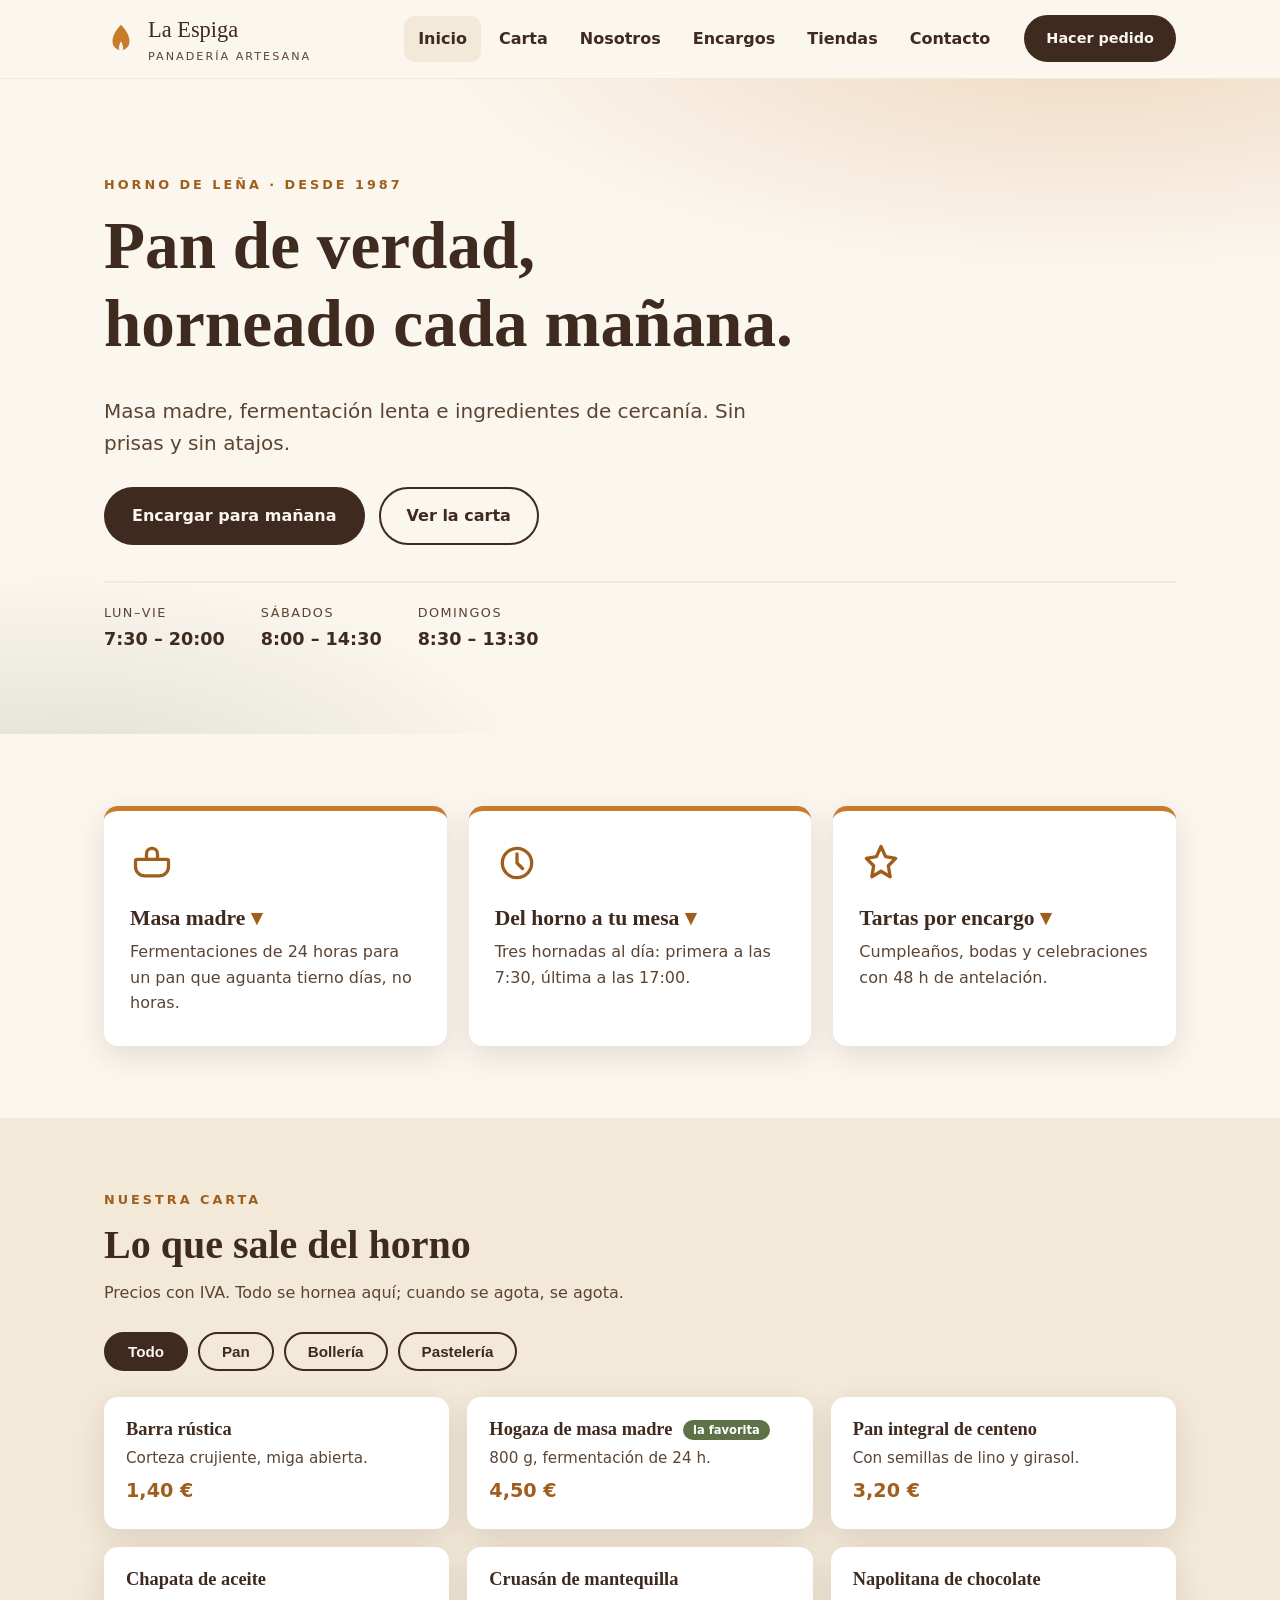
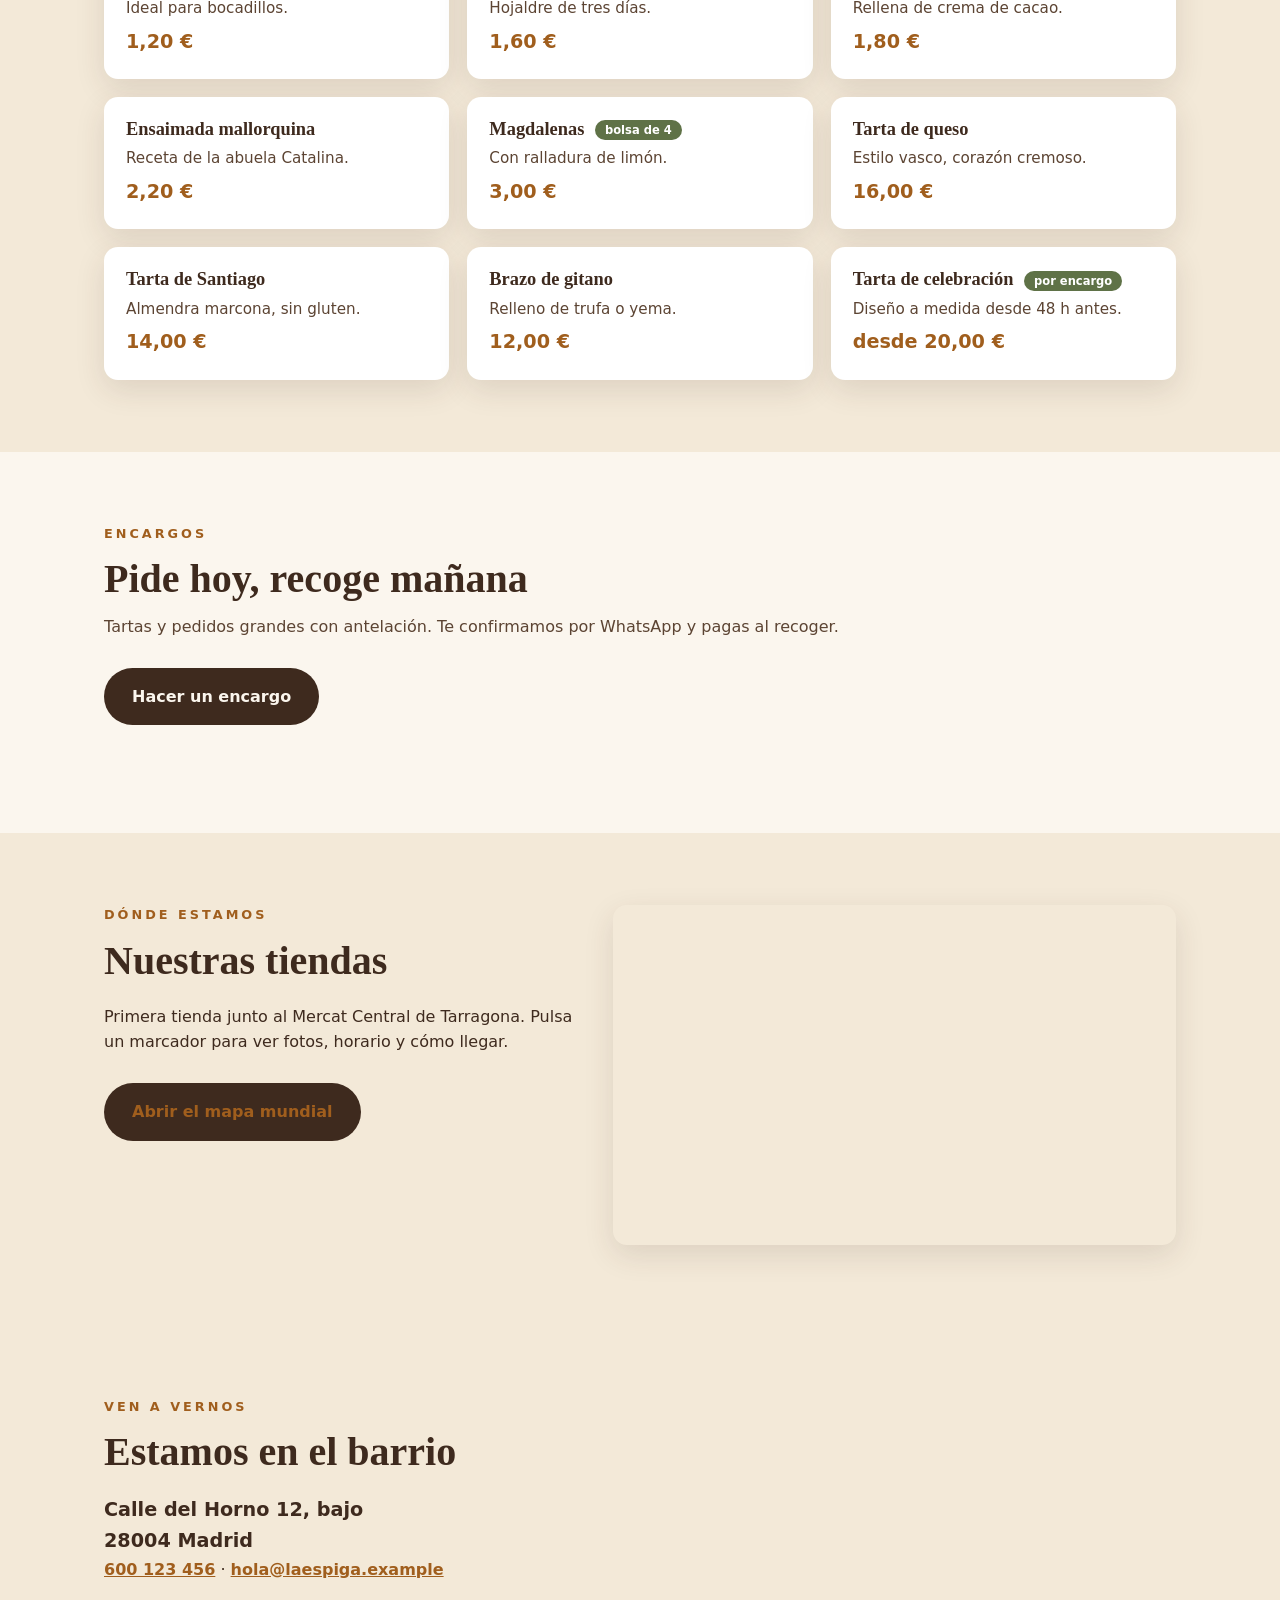
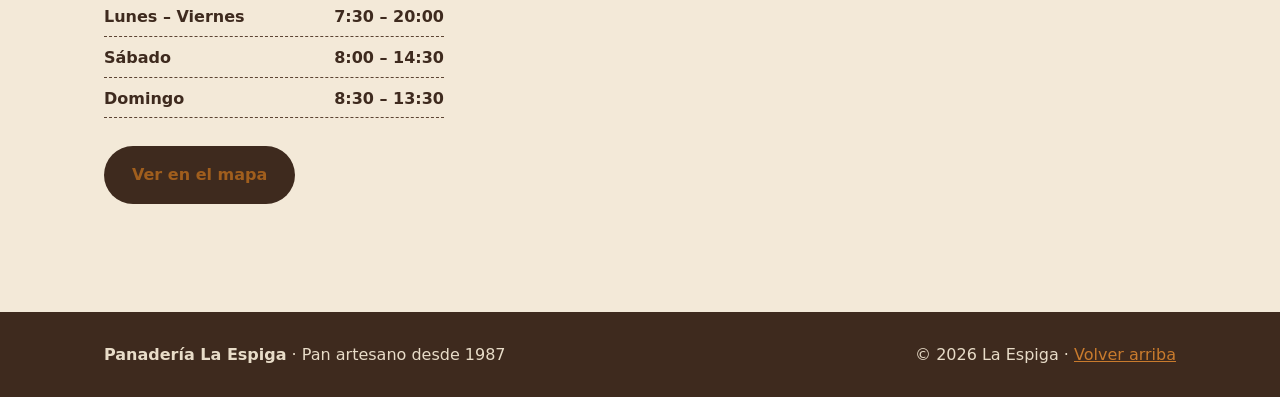
<file: index.html>
<!DOCTYPE html>
<html lang="es">
<head>
  <meta charset="UTF-8" />
  <meta name="viewport" content="width=device-width, initial-scale=1.0" />
  <title>Panadería La Espiga — Pan artesano cada mañana</title>
  <meta name="description" content="Panadería artesana La Espiga: pan de masa madre, bollería y tartas por encargo. Horneado cada mañana. Calle del Horno 12, Madrid." />
  <link rel="stylesheet" href="styles.css" />
</head>
<body>
  <a class="skip-link" href="#carta">Saltar a la carta</a>

  <header class="site-header" id="top">
    <div class="wrap header-inner">
      <a class="brand" href="index.html" aria-label="Panadería La Espiga, inicio">
        <svg class="brand-icon" viewBox="0 0 24 24" aria-hidden="true"><path d="M12 2C8 6 6 10 6 14a6 6 0 0 0 12 0c0-4-2-8-6-12zm0 18a1.5 1.5 0 0 1-1.5-1.5c0-2 1-4 1.5-5 .5 1 1.5 3 1.5 5A1.5 1.5 0 0 1 12 20z" fill="currentColor"/></svg>
        <span>La Espiga <small>panadería artesana</small></span>
      </a>
      <nav class="main-nav" aria-label="Navegación principal">
        <button class="nav-toggle" aria-expanded="false" aria-controls="nav-list" aria-label="Abrir menú">☰</button>
        <ul id="nav-list">
          <li><a href="index.html" aria-current="page">Inicio</a></li>
          <li><a href="#carta">Carta</a></li>
          <li><a href="nosotros.html">Nosotros</a></li>
          <li><a href="encargos.html">Encargos</a></li>
          <li><a href="mapa.html">Tiendas</a></li>
          <li><a href="#contacto">Contacto</a></li>
        </ul>
      </nav>
      <a class="btn btn-primary header-cta" href="encargos.html">Hacer pedido</a>
    </div>
  </header>

  <main>
    <section class="hero" id="inicio">
      <div class="wrap hero-inner">
        <p class="kicker">Horno de leña · Desde 1987</p>
        <h1>Pan de verdad,<br />horneado cada mañana.</h1>
        <p class="lede">Masa madre, fermentación lenta e ingredientes de cercanía. Sin prisas y sin atajos.</p>
        <div class="hero-actions">
          <a class="btn btn-primary" href="encargos.html">Encargar para mañana</a>
          <a class="btn btn-ghost" href="#carta">Ver la carta</a>
        </div>
        <dl class="hero-meta">
          <div><dt>Lun–Vie</dt><dd>7:30 – 20:00</dd></div>
          <div><dt>Sábados</dt><dd>8:00 – 14:30</dd></div>
          <div><dt>Domingos</dt><dd>8:30 – 13:30</dd></div>
        </dl>
      </div>
    </section>

    <section class="highlights" aria-label="Destacados">
      <div class="wrap cards-3">
        <article class="card card-expand" data-target="pan" tabindex="0" role="button" aria-expanded="false">
          <svg viewBox="0 0 24 24" aria-hidden="true"><path d="M4 10h16a1 1 0 0 1 1 1v3a5 5 0 0 1-5 5H8a5 5 0 0 1-5-5v-3a1 1 0 0 1 1-1z" fill="none" stroke="currentColor" stroke-width="1.8"/><path d="M9 10V7a3 3 0 0 1 6 0v3" fill="none" stroke="currentColor" stroke-width="1.8"/></svg>
          <h2>Masa madre <span class="chev" aria-hidden="true">▾</span></h2>
          <p>Fermentaciones de 24 horas para un pan que aguanta tierno días, no horas.</p>
          <div class="card-panel"><div><ul></ul><a class="card-link" href="#carta">Ver en la carta →</a></div></div>
        </article>
        <article class="card card-expand" data-target="bolleria" tabindex="0" role="button" aria-expanded="false">
          <svg viewBox="0 0 24 24" aria-hidden="true"><circle cx="12" cy="12" r="8" fill="none" stroke="currentColor" stroke-width="1.8"/><path d="M12 7v5l3 3" fill="none" stroke="currentColor" stroke-width="1.8" stroke-linecap="round"/></svg>
          <h2>Del horno a tu mesa <span class="chev" aria-hidden="true">▾</span></h2>
          <p>Tres hornadas al día: primera a las 7:30, última a las 17:00.</p>
          <div class="card-panel"><div><ul></ul><a class="card-link" href="#carta">Ver en la carta →</a></div></div>
        </article>
        <article class="card card-expand" data-target="pasteleria" tabindex="0" role="button" aria-expanded="false">
          <svg viewBox="0 0 24 24" aria-hidden="true"><path d="M12 3l2.5 5.5L20 9.5l-4 4 1 6-5-3-5 3 1-6-4-4 5.5-1z" fill="none" stroke="currentColor" stroke-width="1.8" stroke-linejoin="round"/></svg>
          <h2>Tartas por encargo <span class="chev" aria-hidden="true">▾</span></h2>
          <p>Cumpleaños, bodas y celebraciones con 48 h de antelación.</p>
          <div class="card-panel"><div><ul></ul><a class="card-link" href="#carta">Ver en la carta →</a></div></div>
        </article>
      </div>
    </section>

    <section class="menu-section" id="carta">
      <div class="wrap">
        <p class="kicker">Nuestra carta</p>
        <h2>Lo que sale del horno</h2>
        <p class="section-lede">Precios con IVA. Todo se hornea aquí; cuando se agota, se agota.</p>
        <div class="filters" role="group" aria-label="Filtrar por categoría">
          <button class="chip is-active" data-filter="all">Todo</button>
          <button class="chip" data-filter="pan">Pan</button>
          <button class="chip" data-filter="bolleria">Bollería</button>
          <button class="chip" data-filter="pasteleria">Pastelería</button>
        </div>
        <ul class="product-grid" id="product-grid">
          <li class="product" data-cat="pan"><h3>Barra rústica</h3><p>Corteza crujiente, miga abierta.</p><span class="price">1,40&nbsp;€</span></li>
          <li class="product" data-cat="pan"><h3>Hogaza de masa madre <em>la favorita</em></h3><p>800 g, fermentación de 24 h.</p><span class="price">4,50&nbsp;€</span></li>
          <li class="product" data-cat="pan"><h3>Pan integral de centeno</h3><p>Con semillas de lino y girasol.</p><span class="price">3,20&nbsp;€</span></li>
          <li class="product" data-cat="pan"><h3>Chapata de aceite</h3><p>Ideal para bocadillos.</p><span class="price">1,20&nbsp;€</span></li>
          <li class="product" data-cat="bolleria"><h3>Cruasán de mantequilla</h3><p>Hojaldre de tres días.</p><span class="price">1,60&nbsp;€</span></li>
          <li class="product" data-cat="bolleria"><h3>Napolitana de chocolate</h3><p>Rellena de crema de cacao.</p><span class="price">1,80&nbsp;€</span></li>
          <li class="product" data-cat="bolleria"><h3>Ensaimada mallorquina</h3><p>Receta de la abuela Catalina.</p><span class="price">2,20&nbsp;€</span></li>
          <li class="product" data-cat="bolleria"><h3>Magdalenas <em>bolsa de 4</em></h3><p>Con ralladura de limón.</p><span class="price">3,00&nbsp;€</span></li>
          <li class="product" data-cat="pasteleria"><h3>Tarta de queso</h3><p>Estilo vasco, corazón cremoso.</p><span class="price">16,00&nbsp;€</span></li>
          <li class="product" data-cat="pasteleria"><h3>Tarta de Santiago</h3><p>Almendra marcona, sin gluten.</p><span class="price">14,00&nbsp;€</span></li>
          <li class="product" data-cat="pasteleria"><h3>Brazo de gitano</h3><p>Relleno de trufa o yema.</p><span class="price">12,00&nbsp;€</span></li>
          <li class="product" data-cat="pasteleria"><h3>Tarta de celebración <em>por encargo</em></h3><p>Diseño a medida desde 48 h antes.</p><span class="price">desde 20,00&nbsp;€</span></li>
        </ul>
      </div>
    </section>

    <section class="order" id="encargos">
      <div class="wrap">
        <p class="kicker">Encargos</p>
        <h2>Pide hoy, recoge mañana</h2>
        <p class="section-lede">Tartas y pedidos grandes con antelación. Te confirmamos por WhatsApp y pagas al recoger.</p>
        <div class="hero-actions">
          <a class="btn btn-primary" href="encargos.html">Hacer un encargo</a>
        </div>
      </div>
    </section>

    <section class="visit" id="tiendas">
      <div class="wrap visit-inner">
        <div>
          <p class="kicker">Dónde estamos</p>
          <h2>Nuestras tiendas</h2>
          <p>Primera tienda junto al Mercat Central de Tarragona. Pulsa un marcador para ver fotos, horario y cómo llegar.</p>
          <div class="hero-actions">
            <a class="btn btn-primary" href="mapa.html">Abrir el mapa mundial</a>
          </div>
        </div>
        <div class="map-wrap">
          <iframe title="Mapa: tiendas La Espiga en Tarragona" loading="lazy" src="https://www.openstreetmap.org/export/embed.html?bbox=1.2389%2C41.1089%2C1.2589%2C41.1229&amp;layer=mapnik&amp;marker=41.1159%2C1.2489"></iframe>
        </div>
      </div>
    </section>

    <section class="visit" id="contacto">
      <div class="wrap visit-inner">
        <div>
          <p class="kicker">Ven a vernos</p>
          <h2>Estamos en el barrio</h2>
          <address>
            Calle del Horno 12, bajo<br />
            28004 Madrid
          </address>
          <a href="tel:+34600123456">600 123 456</a> · <a href="mailto:hola@laespiga.example">hola@laespiga.example</a>
          <dl class="hours">
            <div><dt>Lunes – Viernes</dt><dd>7:30 – 20:00</dd></div>
            <div><dt>Sábado</dt><dd>8:00 – 14:30</dd></div>
            <div><dt>Domingo</dt><dd>8:30 – 13:30</dd></div>
          </dl>
          <div class="hero-actions">
            <a class="btn btn-primary" href="mapa.html">Ver en el mapa</a>
          </div>
        </div>
      </div>
    </section>
  </main>

  <footer class="site-footer">
    <div class="wrap footer-inner">
      <p><strong>Panadería La Espiga</strong> · Pan artesano desde 1987</p>
      <p class="legal">© <span id="year">2026</span> La Espiga · <a href="#top">Volver arriba</a></p>
    </div>
  </footer>

  <script src="app.js" defer></script>
</body>
</html>
</file>
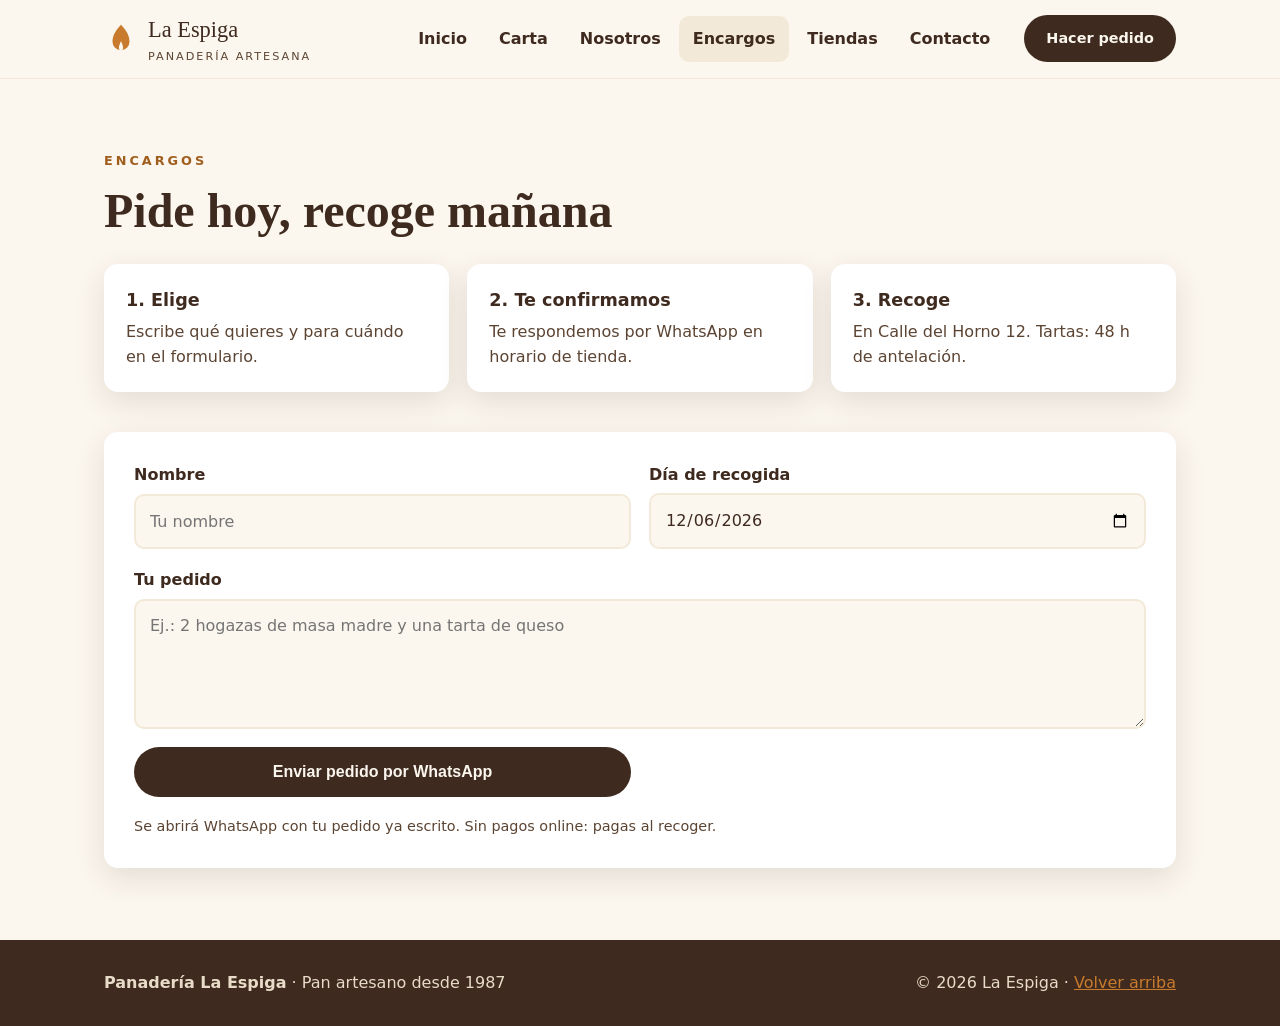
<file: encargos.html>
<!DOCTYPE html>
<html lang="es">
<head>
  <meta charset="UTF-8" />
  <meta name="viewport" content="width=device-width, initial-scale=1.0" />
  <title>Encargos — Panadería La Espiga</title>
  <meta name="description" content="Encarga pan, bollería y tartas en La Espiga. Pide hoy, recoge mañana. Tartas con 48 h de antelación." />
  <link rel="stylesheet" href="styles.css" />
</head>
<body>
  <a class="skip-link" href="#formulario">Saltar al formulario</a>

  <header class="site-header" id="top">
    <div class="wrap header-inner">
      <a class="brand" href="index.html" aria-label="Panadería La Espiga, inicio">
        <svg class="brand-icon" viewBox="0 0 24 24" aria-hidden="true"><path d="M12 2C8 6 6 10 6 14a6 6 0 0 0 12 0c0-4-2-8-6-12zm0 18a1.5 1.5 0 0 1-1.5-1.5c0-2 1-4 1.5-5 .5 1 1.5 3 1.5 5A1.5 1.5 0 0 1 12 20z" fill="currentColor"/></svg>
        <span>La Espiga <small>panadería artesana</small></span>
      </a>
      <nav class="main-nav" aria-label="Navegación principal">
        <button class="nav-toggle" aria-expanded="false" aria-controls="nav-list" aria-label="Abrir menú">☰</button>
        <ul id="nav-list">
          <li><a href="index.html">Inicio</a></li>
          <li><a href="index.html#carta">Carta</a></li>
          <li><a href="nosotros.html">Nosotros</a></li>
          <li><a href="encargos.html" aria-current="page">Encargos</a></li>
          <li><a href="mapa.html">Tiendas</a></li>
          <li><a href="index.html#contacto">Contacto</a></li>
        </ul>
      </nav>
      <a class="btn btn-primary header-cta" href="encargos.html">Hacer pedido</a>
    </div>
  </header>

  <main id="formulario">
    <section class="order">
      <div class="wrap">
        <p class="kicker">Encargos</p>
        <h1 style="font-size:clamp(2rem,4.5vw,3rem)">Pide hoy, recoge mañana</h1>
        <ol class="steps">
          <li><strong>1. Elige</strong><span>Escribe qué quieres y para cuándo en el formulario.</span></li>
          <li><strong>2. Te confirmamos</strong><span>Te respondemos por WhatsApp en horario de tienda.</span></li>
          <li><strong>3. Recoge</strong><span>En Calle del Horno 12. Tartas: 48 h de antelación.</span></li>
        </ol>
        <form id="order-form" class="order-form" novalidate>
          <div class="field">
            <label for="f-name">Nombre</label>
            <input id="f-name" name="name" type="text" autocomplete="name" required placeholder="Tu nombre" />
          </div>
          <div class="field">
            <label for="f-day">Día de recogida</label>
            <input id="f-day" name="day" type="date" required />
          </div>
          <div class="field field-wide">
            <label for="f-items">Tu pedido</label>
            <textarea id="f-items" name="items" rows="4" required placeholder="Ej.: 2 hogazas de masa madre y una tarta de queso"></textarea>
          </div>
          <p class="form-error" id="form-error" role="alert" hidden></p>
          <button class="btn btn-primary" type="submit">Enviar pedido por WhatsApp</button>
          <p class="form-note">Se abrirá WhatsApp con tu pedido ya escrito. Sin pagos online: pagas al recoger.</p>
        </form>
      </div>
    </section>
  </main>

  <footer class="site-footer">
    <div class="wrap footer-inner">
      <p><strong>Panadería La Espiga</strong> · Pan artesano desde 1987</p>
      <p class="legal">© <span id="year">2026</span> La Espiga · <a href="#top">Volver arriba</a></p>
    </div>
  </footer>

  <script src="app.js" defer></script>
</body>
</html>
</file>
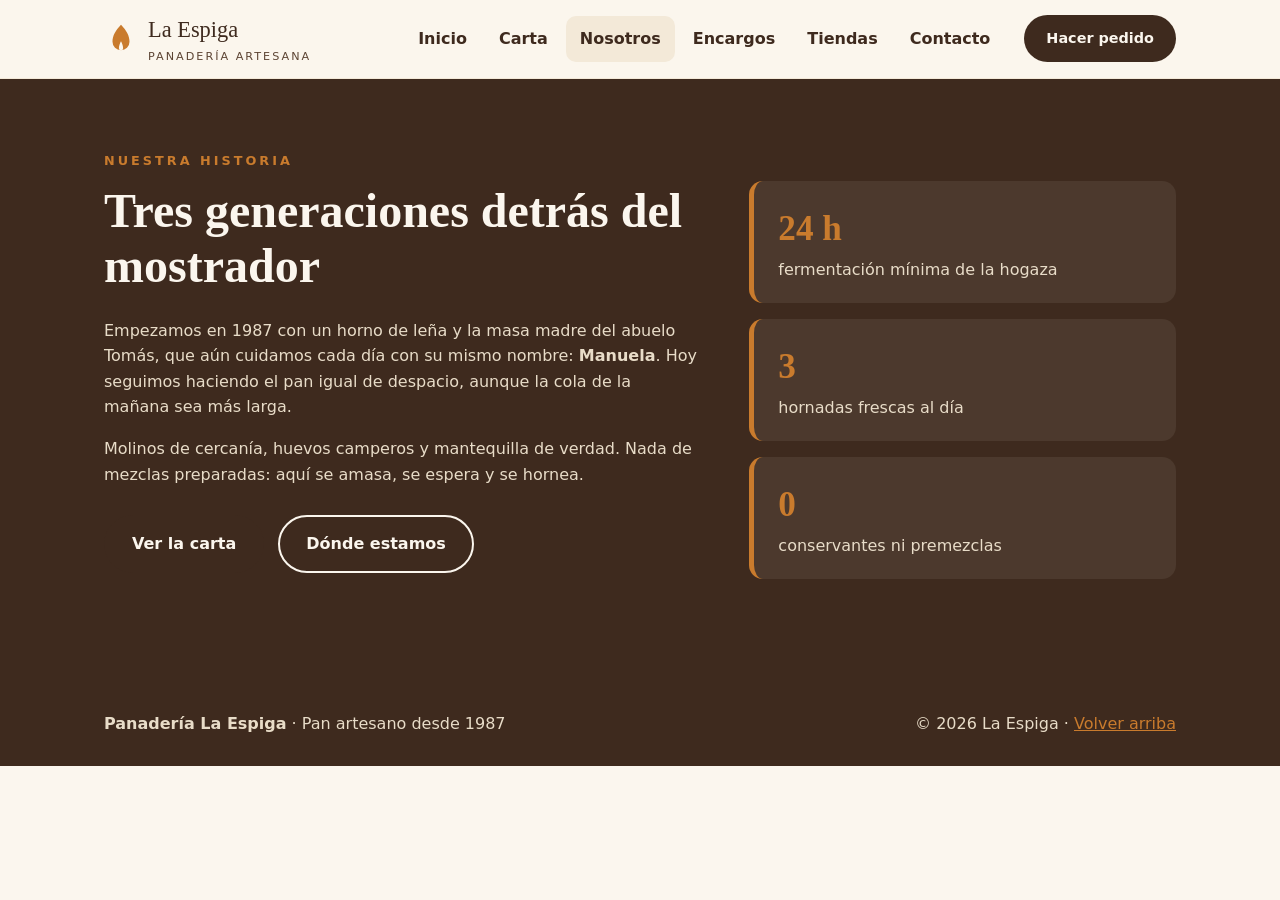
<file: nosotros.html>
<!DOCTYPE html>
<html lang="es">
<head>
  <meta charset="UTF-8" />
  <meta name="viewport" content="width=device-width, initial-scale=1.0" />
  <title>Nosotros — Panadería La Espiga</title>
  <meta name="description" content="Tres generaciones detrás del mostrador: la historia de Panadería La Espiga, masa madre desde 1987." />
  <link rel="stylesheet" href="styles.css" />
</head>
<body>
  <a class="skip-link" href="#historia">Saltar al contenido</a>

  <header class="site-header" id="top">
    <div class="wrap header-inner">
      <a class="brand" href="index.html" aria-label="Panadería La Espiga, inicio">
        <svg class="brand-icon" viewBox="0 0 24 24" aria-hidden="true"><path d="M12 2C8 6 6 10 6 14a6 6 0 0 0 12 0c0-4-2-8-6-12zm0 18a1.5 1.5 0 0 1-1.5-1.5c0-2 1-4 1.5-5 .5 1 1.5 3 1.5 5A1.5 1.5 0 0 1 12 20z" fill="currentColor"/></svg>
        <span>La Espiga <small>panadería artesana</small></span>
      </a>
      <nav class="main-nav" aria-label="Navegación principal">
        <button class="nav-toggle" aria-expanded="false" aria-controls="nav-list" aria-label="Abrir menú">☰</button>
        <ul id="nav-list">
          <li><a href="index.html">Inicio</a></li>
          <li><a href="index.html#carta">Carta</a></li>
          <li><a href="nosotros.html" aria-current="page">Nosotros</a></li>
          <li><a href="encargos.html">Encargos</a></li>
          <li><a href="mapa.html">Tiendas</a></li>
          <li><a href="index.html#contacto">Contacto</a></li>
        </ul>
      </nav>
      <a class="btn btn-primary header-cta" href="encargos.html">Hacer pedido</a>
    </div>
  </header>

  <main id="historia">
    <section class="story">
      <div class="wrap story-inner">
        <div>
          <p class="kicker">Nuestra historia</p>
          <h1 style="font-size:clamp(2rem,4.5vw,3rem)">Tres generaciones detrás del mostrador</h1>
          <p>Empezamos en 1987 con un horno de leña y la masa madre del abuelo Tomás, que aún cuidamos cada día con su mismo nombre: <strong>Manuela</strong>. Hoy seguimos haciendo el pan igual de despacio, aunque la cola de la mañana sea más larga.</p>
          <p>Molinos de cercanía, huevos camperos y mantequilla de verdad. Nada de mezclas preparadas: aquí se amasa, se espera y se hornea.</p>
          <div class="hero-actions">
            <a class="btn btn-primary" href="index.html#carta">Ver la carta</a>
            <a class="btn btn-ghost" href="mapa.html" style="border-color:var(--cream);color:var(--cream)">Dónde estamos</a>
          </div>
        </div>
        <ul class="values">
          <li><strong>24 h</strong><span>fermentación mínima de la hogaza</span></li>
          <li><strong>3</strong><span>hornadas frescas al día</span></li>
          <li><strong>0</strong><span>conservantes ni premezclas</span></li>
        </ul>
      </div>
    </section>
  </main>

  <footer class="site-footer">
    <div class="wrap footer-inner">
      <p><strong>Panadería La Espiga</strong> · Pan artesano desde 1987</p>
      <p class="legal">© <span id="year">2026</span> La Espiga · <a href="#top">Volver arriba</a></p>
    </div>
  </footer>

  <script src="app.js" defer></script>
</body>
</html>
</file>
<file: styles.css>
/* La Espiga — panadería artesana */
:root {
  --cream: #fbf6ee;
  --cream-dark: #f3e9d8;
  --espresso: #3e2a1e;
  --espresso-soft: #5c4433;
  --gold: #c97b2d;
  --gold-dark: #a05e1d;
  --leaf: #5f7247;
  --card: #ffffff;
  --radius: 14px;
  --shadow: 0 10px 30px rgba(62, 42, 30, 0.12);
  --font: "Georgia", "Times New Roman", serif;
  --font-ui: system-ui, -apple-system, "Segoe UI", sans-serif;
}

* { box-sizing: border-box; }
html { scroll-behavior: smooth; }
body {
  margin: 0;
  font-family: var(--font-ui);
  color: var(--espresso);
  background: var(--cream);
  line-height: 1.6;
}
h1, h2, h3 { font-family: var(--font); line-height: 1.15; margin: 0 0 0.5em; }
h1 { font-size: clamp(2.4rem, 6vw, 4.2rem); }
h2 { font-size: clamp(1.7rem, 4vw, 2.5rem); }

.wrap { max-width: 1120px; margin: 0 auto; padding: 0 24px; }
section { padding: 72px 0; }

.skip-link {
  position: absolute; left: -999px; top: 0;
  background: var(--espresso); color: var(--cream);
  padding: 10px 16px; z-index: 100; border-radius: 0 0 8px 0;
}
.skip-link:focus { left: 0; }

/* Header */
.site-header {
  position: sticky; top: 0; z-index: 50;
  background: rgba(251, 246, 238, 0.96);
  border-bottom: 1px solid var(--cream-dark);
  transition: box-shadow 0.25s;
}
.site-header.scrolled { box-shadow: 0 4px 18px rgba(62, 42, 30, 0.12); }
.header-inner { display: flex; align-items: center; gap: 20px; padding-top: 12px; padding-bottom: 12px; }
.brand { display: flex; align-items: center; gap: 10px; text-decoration: none; color: var(--espresso); font-family: var(--font); font-size: 1.4rem; }
.brand small { display: block; font-family: var(--font-ui); font-size: 0.7rem; letter-spacing: 2px; text-transform: uppercase; color: var(--espresso-soft); }
.brand-icon { width: 34px; height: 34px; color: var(--gold); }
.main-nav { margin-left: auto; }
.main-nav ul { display: flex; gap: 4px; list-style: none; margin: 0; padding: 0; }
.main-nav a { display: block; padding: 10px 14px; border-radius: 10px; text-decoration: none; color: var(--espresso); font-weight: 600; }
.main-nav a:hover { background: var(--cream-dark); }
.main-nav a[aria-current="page"] { background: var(--cream-dark); }
.nav-toggle { display: none; font-size: 1.5rem; background: none; border: 1px solid var(--cream-dark); border-radius: 10px; padding: 6px 12px; cursor: pointer; color: var(--espresso); }

/* Buttons */
.btn {
  display: inline-block; padding: 14px 26px; border-radius: 999px;
  font-weight: 700; text-decoration: none; border: 2px solid transparent; cursor: pointer;
  font-size: 1rem; transition: transform 0.15s, background 0.2s;
}
.btn:active { transform: scale(0.97); }
.btn-primary { background: var(--espresso); color: var(--cream); }
.btn-primary:hover { background: var(--gold-dark); }
.btn-ghost { border-color: var(--espresso); color: var(--espresso); }
.btn-ghost:hover { background: var(--espresso); color: var(--cream); }
.header-cta { padding: 10px 20px; font-size: 0.9rem; }

/* Hero */
.hero {
  background:
    radial-gradient(1100px 420px at 85% -60px, rgba(201, 123, 45, 0.25), transparent 60%),
    radial-gradient(800px 380px at 5% 110%, rgba(95, 114, 71, 0.18), transparent 60%),
    var(--cream);
  padding: 96px 0 80px;
}
.kicker {
  text-transform: uppercase; letter-spacing: 3px; font-size: 0.8rem;
  color: var(--gold-dark); font-weight: 700; margin: 0 0 12px;
}
.lede { font-size: 1.25rem; color: var(--espresso-soft); max-width: 34em; }
.hero-actions { display: flex; gap: 14px; flex-wrap: wrap; margin: 28px 0 36px; }
.hero-meta { display: flex; gap: 36px; margin: 0; padding: 20px 0 0; border-top: 2px solid var(--cream-dark); flex-wrap: wrap; }
.hero-meta dt { font-size: 0.8rem; text-transform: uppercase; letter-spacing: 1.5px; color: var(--espresso-soft); }
.hero-meta dd { margin: 2px 0 0; font-weight: 700; font-size: 1.1rem; }

/* Cards */
.cards-3 { display: grid; grid-template-columns: repeat(3, 1fr); gap: 22px; }
.card {
  background: var(--card); border-radius: var(--radius);
  padding: 30px 26px; box-shadow: var(--shadow);
  border-top: 5px solid var(--gold);
}
.card svg { width: 44px; height: 44px; color: var(--gold-dark); }
.card h2 { font-size: 1.35rem; margin: 14px 0 8px; }
.card p { margin: 0; color: var(--espresso-soft); }

/* Menu */
.menu-section { background: var(--cream-dark); }
.section-lede { color: var(--espresso-soft); margin-top: -8px; }
.filters { display: flex; gap: 10px; flex-wrap: wrap; margin: 26px 0; }
.chip {
  border: 2px solid var(--espresso); background: transparent; color: var(--espresso);
  border-radius: 999px; padding: 9px 22px; font-weight: 700; cursor: pointer; font-size: 0.95rem;
}
.chip:hover { background: rgba(62, 42, 30, 0.08); }
.chip.is-active { background: var(--espresso); color: var(--cream); }
.product-grid { display: grid; grid-template-columns: repeat(3, 1fr); gap: 18px; list-style: none; margin: 0; padding: 0; }
.product {
  background: var(--card); border-radius: var(--radius); padding: 22px;
  display: flex; flex-direction: column; gap: 6px; box-shadow: var(--shadow);
}
.product h3 { font-size: 1.15rem; margin: 0; }
.product h3 em { font-family: var(--font-ui); font-style: normal; font-size: 0.72rem; background: var(--leaf); color: #fff; border-radius: 999px; padding: 3px 10px; vertical-align: middle; margin-left: 6px; }
.product p { margin: 0; color: var(--espresso-soft); font-size: 0.95rem; flex: 1; }
.price { font-weight: 800; font-size: 1.2rem; color: var(--gold-dark); }
.product.is-hidden { display: none; }

/* Story */
.story { background: var(--espresso); color: var(--cream); }
.story .kicker { color: var(--gold); }
.story-inner { display: grid; grid-template-columns: 1.4fr 1fr; gap: 48px; align-items: center; }
.story p { color: #e8dcc8; }
.values { list-style: none; margin: 0; padding: 0; display: grid; gap: 16px; }
.values li { background: rgba(251, 246, 238, 0.07); border-radius: var(--radius); padding: 20px 24px; border-left: 5px solid var(--gold); }
.values strong { display: block; font-family: var(--font); font-size: 2.2rem; color: var(--gold); }
.values span { color: #e8dcc8; }

/* Order */
.steps { display: grid; grid-template-columns: repeat(3, 1fr); gap: 18px; list-style: none; margin: 26px 0 40px; padding: 0; counter-reset: step; }
.steps li { background: var(--card); border-radius: var(--radius); padding: 22px; box-shadow: var(--shadow); }
.steps strong { display: block; font-size: 1.1rem; margin-bottom: 4px; }
.steps span { color: var(--espresso-soft); }
.order-form {
  background: var(--card); border-radius: var(--radius); padding: 30px;
  display: grid; grid-template-columns: 1fr 1fr; gap: 18px; box-shadow: var(--shadow);
}
.field { display: grid; gap: 6px; }
.field-wide { grid-column: 1 / -1; }
label { font-weight: 700; }
input, textarea {
  font: inherit; padding: 12px 14px; border-radius: 10px;
  border: 2px solid var(--cream-dark); background: var(--cream); color: var(--espresso);
}
input:focus, textarea:focus { outline: none; border-color: var(--gold); }
.form-error { grid-column: 1 / -1; margin: 0; color: #a31621; font-weight: 700; }
.form-note { grid-column: 1 / -1; margin: 0; color: var(--espresso-soft); font-size: 0.9rem; }

/* Visit */
.visit { background: var(--cream-dark); }
.visit-inner { display: grid; grid-template-columns: 1fr 1.2fr; gap: 40px; align-items: start; }
address { font-style: normal; font-size: 1.2rem; font-weight: 700; }
.visit a { color: var(--gold-dark); font-weight: 700; }
.hours { margin: 22px 0 0; display: grid; gap: 8px; }
.hours div { display: flex; justify-content: space-between; max-width: 340px; border-bottom: 1px dashed var(--espresso-soft); padding-bottom: 6px; }
.hours dt { font-weight: 600; }
.hours dd { margin: 0; font-weight: 700; }
.map-wrap iframe { width: 100%; height: 340px; border: 0; border-radius: var(--radius); box-shadow: var(--shadow); }

/* Footer */
.site-footer { background: var(--espresso); color: #e8dcc8; padding: 30px 0; }
.footer-inner { display: flex; justify-content: space-between; gap: 12px; flex-wrap: wrap; }
.footer-inner p { margin: 0; }
.footer-inner a { color: var(--gold); }

/* Reveal on scroll */
.reveal { opacity: 0; transform: translateY(24px); transition: opacity 0.6s ease, transform 0.6s ease; }
.reveal.is-visible { opacity: 1; transform: none; }
@media (prefers-reduced-motion: reduce) {
  html { scroll-behavior: auto; }
  .reveal { opacity: 1; transform: none; transition: none; }
}

/* Responsive */
@media (max-width: 900px) {
  .cards-3, .product-grid { grid-template-columns: repeat(2, 1fr); }
  .story-inner, .visit-inner { grid-template-columns: 1fr; }
  .steps { grid-template-columns: 1fr; }
}
@media (max-width: 640px) {
  section { padding: 52px 0; }
  .cards-3, .product-grid { grid-template-columns: 1fr; }
  .order-form { grid-template-columns: 1fr; }
  .header-cta { display: none; }
  .nav-toggle { display: block; margin-left: auto; }
  .main-nav ul {
    display: none; position: absolute; right: 16px; top: 64px;
    background: var(--card); border-radius: var(--radius);
    box-shadow: var(--shadow); padding: 10px; flex-direction: column; min-width: 200px;
  }
  .main-nav ul.is-open { display: flex; }
}

/* Tarjetas desplegables */
.card-expand { cursor: pointer; }
.card-expand .chev { display: inline-block; transition: transform 0.25s; color: var(--gold-dark); }
.card-expand[aria-expanded="true"] .chev { transform: rotate(180deg); }
.card-panel { display: grid; grid-template-rows: 0fr; transition: grid-template-rows 0.3s ease; }
.card-expand[aria-expanded="true"] .card-panel { grid-template-rows: 1fr; }
.card-panel > div { overflow: hidden; }
.card-panel ul { list-style: none; margin: 14px 0 0; padding: 12px 0 0; border-top: 2px dashed var(--cream-dark); display: grid; gap: 2px; }
.card-panel li a { display: flex; justify-content: space-between; gap: 10px; padding: 7px 4px; border-radius: 8px; text-decoration: none; color: var(--espresso); font-size: 0.93rem; }
.card-panel li a:hover { background: var(--cream); }
.card-panel li strong { color: var(--gold-dark); white-space: nowrap; }
.card-link { display: inline-block; margin-top: 10px; font-weight: 700; color: var(--gold-dark); }
.panel-title { margin: 14px 0 0; padding-top: 12px; border-top: 2px dashed var(--cream-dark); font-weight: 800; font-size: 0.85rem; text-transform: uppercase; letter-spacing: 1px; color: var(--gold-dark); }
.card-panel ul { list-style: none; margin: 8px 0 0; padding: 0; border-top: 0; display: grid; gap: 2px; }
</file>
